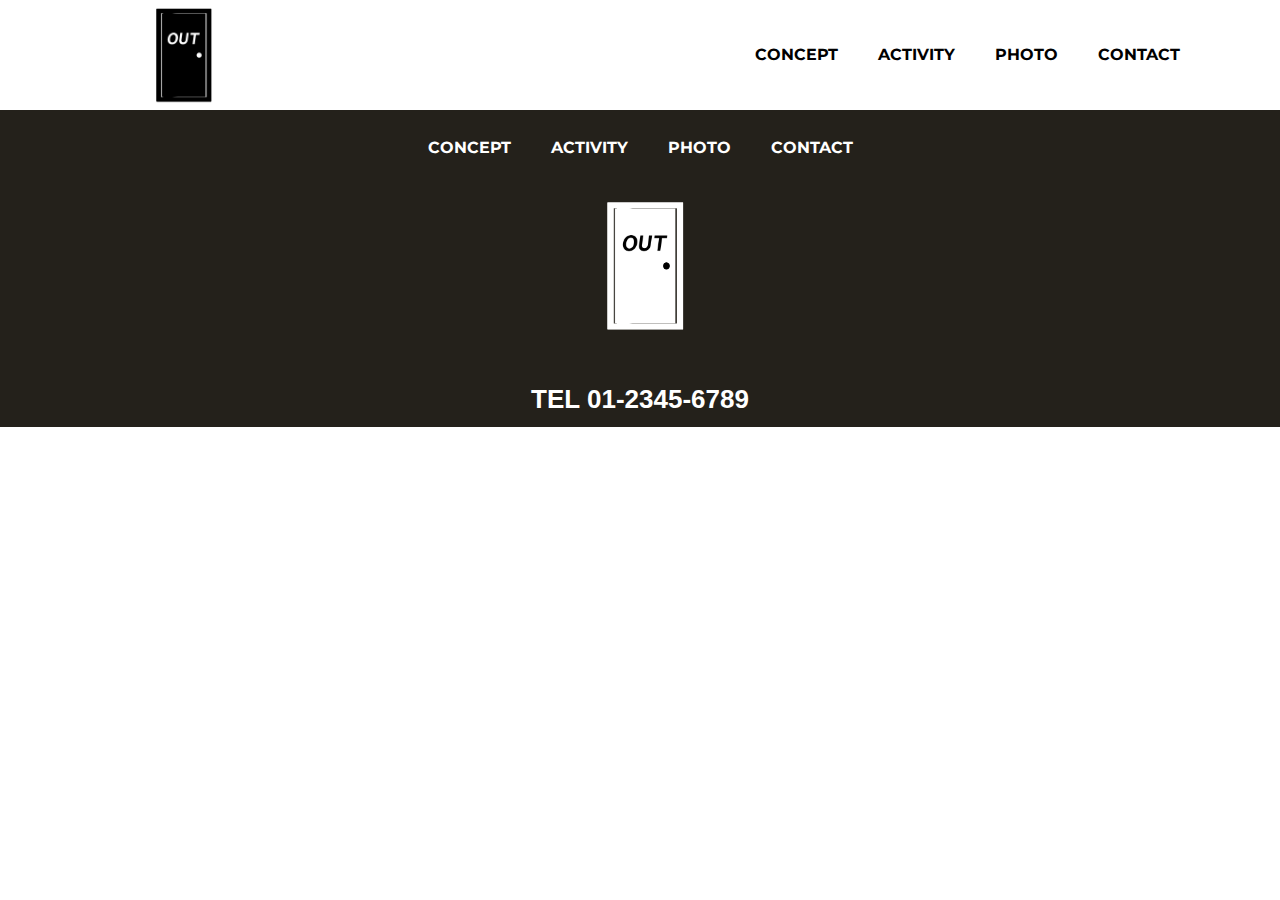
<file: common.html>
<!DOCTYPE html>
<html lang="ja">
  <head>
    <meta charset="UTF-8" />

    <title>OUTDOOR official website</title>
    <meta name="description" content="ページの概要文を記載します" />
    <meta name="viewport" content="width=device-width" />
    <script src="./js/toggle-menu.js"></script>
    <link rel="stylesheet" href="./css/common.css" />
    <link rel="preconnect" href="https://fonts.googleapis.com" />
    <link rel="preconnect" href="https://fonts.gstatic.com" crossorigin />
    <link
      href="https://fonts.googleapis.com/css2?family=Montserrat:wght@700&display=swap"
      rel="stylesheet"
    />
  </head>

  <body>
    <!-- headerここから -->
    <header class="header">
      <div class="header-inner">
        <div class="rollover">
          <a class="header-logo" href="./index.html">
            <img src="./images/common/logo-header.png" alt=" OUTDOOR" />
            <img src="./images/common/logo-header0.png" alt="OUTDOOR" />
          </a>
        </div>
        <button class="toggle-menu-button"></button>
        <div class="header-site-menu">
          <nav class="site-menu">
            <ul>
              <li><a href="./concept.html">CONCEPT</a></li>
              <li><a href="./activity.html"> ACTIVITY</a></li>
              <li><a href="./photo.html"> PHOTO</a></li>
              <li><a href="./contact.html">CONTACT</a></li>
            </ul>
          </nav>
        </div>
      </div>
    </header>
    <!-- headerはここまで -->

    <!-- mainはここから -->
    <main class="main"></main>
    <!-- mainはここまで -->

    <!-- footerはここから -->
    <footer class="footer">
      <nav class="site-menu">
        <ul>
          <li>
            <a href="./concept.html">CONCEPT</a>
          </li>
          <li><a href="./activity.html"> ACTIVITY</a></li>
          <li><a href="./photo.html"> PHOTO</a></li>
          <li><a href="./contact.html">CONTACT</a></li>
        </ul>
      </nav>
      <div class="rollover">
        <a class="footer-logo" href="./index.html">
          <img src="./images/common/logo-footer.png" alt="DOOR" />
          <img src="./images/common/logo-footer0.png" alt="DOOR" />
        </a>
      </div>

      <p class="footer-tel">TEL 01-2345-6789</p>
    </footer>
    <!-- footerはここまで -->
  </body>
</html>
</file>
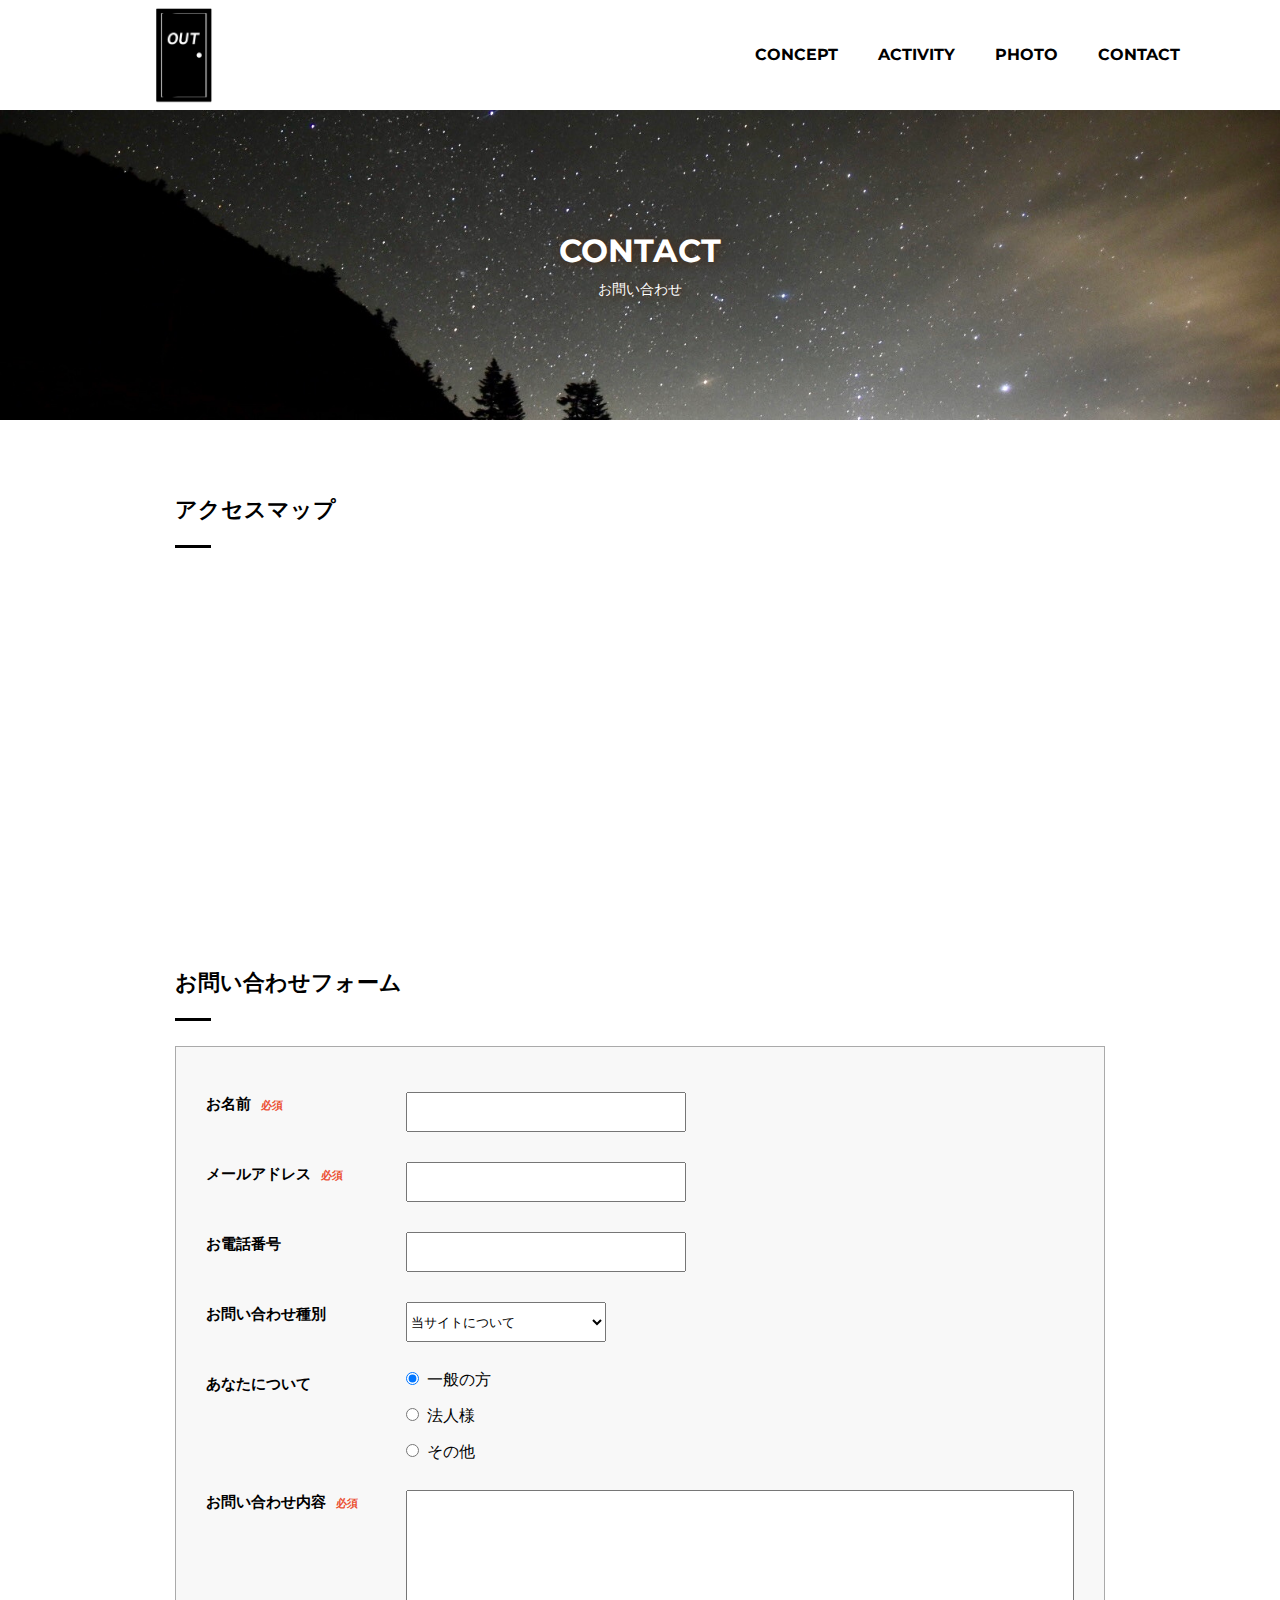
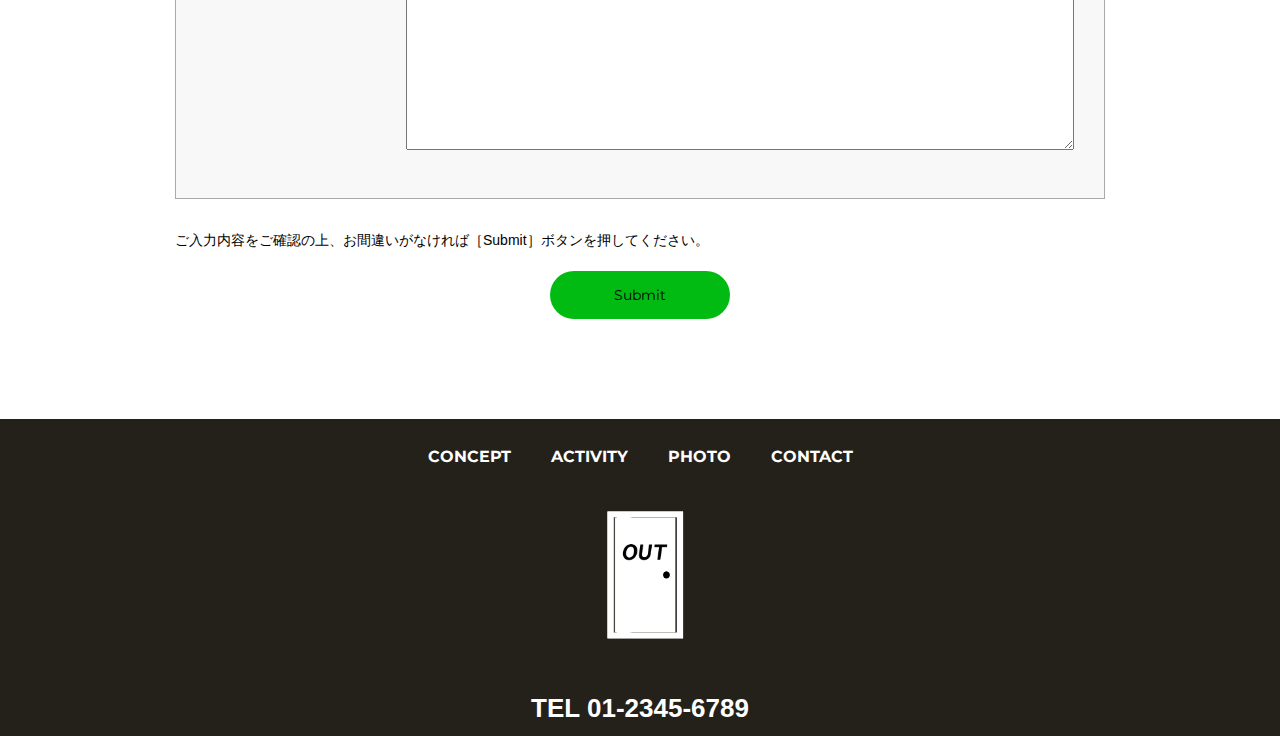
<file: contact.html>
<!DOCTYPE html>
<html lang="ja">
  <head>
    <meta charset="UTF-8" />

    <title>CONTACT</title>
    <meta name="description" content="OUTDOOR情報のウェブサイトです。" />
    <meta name="viewport" content="width=device-width" />
    <script src="./js/toggle-menu.js"></script>
    <link rel="stylesheet" href="./css/common.css" />
    <link rel="stylesheet" href="./css/contact.css" />
    <link rel="preconnect" href="https://fonts.googleapis.com" />
    <link rel="preconnect" href="https://fonts.gstatic.com" crossorigin />
    <link
      href="https://fonts.googleapis.com/css2?family=Montserrat:wght@700&display=swap"
      rel="stylesheet"
    />
  </head>

  <body>
    <!-- headerここから -->
    <header class="header">
      <div class="header-inner">
        <div class="rollover">
          <a class="header-logo" href="./index.html">
            <img src="./images/common/logo-header.png" alt=" OUTDOOR" />
            <img src="./images/common/logo-header0.png" alt="OUTDOOR" />
          </a>
        </div>
        <button class="toggle-menu-button"></button>
        <div class="header-site-menu">
          <nav class="site-menu">
            <ul>
              <li><a href="./concept.html">CONCEPT</a></li>
              <li><a href="./activity.html"> ACTIVITY</a></li>
              <li><a href="./photo.html"> PHOTO</a></li>
              <li><a href="./contact.html">CONTACT</a></li>
            </ul>
          </nav>
        </div>
      </div>
    </header>
    <!-- headerはここまで -->

    <!-- mainはここから -->
    <main class="main">
      <div class="title">
        <h1>CONTACT</h1>
        <p>お問い合わせ</p>
      </div>
      <div class="map">
        <h2>アクセスマップ</h2>
        <iframe
          src="https://www.google.com/maps/embed?pb=!1m18!1m12!1m3!1d12539.761186387757!2d140.8058506250382!3d38.21128278107942!2m3!1f0!2f0!3f0!3m2!1i1024!2i768!4f13.1!3m3!1m2!1s0x5f8a25f12b2839a9%3A0x6005e213302e2fbe!2z44GC44GK44Ge44KJ5YWs5ZyS!5e0!3m2!1sja!2sjp!4v1662891491227!5m2!1sja!2sjp"
          style="border: 0"
          allowfullscreen=""
          loading="lazy"
          referrerpolicy="no-referrer-when-downgrade"
        ></iframe>
      </div>
      <div class="contact">
        <h2>お問い合わせフォーム</h2>
        <form action="#">
          <dl class="form-area">
            <dt><span class="required">お名前</span></dt>
            <dd>
              <input name="name" type="text" class="input-text" required />
            </dd>
            <dt><span class="required">メールアドレス</span></dt>
            <dd>
              <input name="email" type="email" class="input-text" required />
            </dd>
            <dt>お電話番号</dt>
            <dd><input name="tel" type="tel" class="input-text" required /></dd>
            <dt>お問い合わせ種別</dt>
            <dd>
              <select class="select-box" name="genre">
                <option value="当サイトについて" selected>
                  当サイトについて
                </option>
                <option value="イベントについて">イベントについて</option>
                <option value="写真投稿">写真投稿</option>
              </select>
            </dd>
            <dt>あなたについて</dt>
            <dd>
              <label class="radio-button"
                ><input
                  type="radio"
                  name="user-type"
                  value="一般のお客様"
                  checked
                />一般の方</label
              >
              <label class="radio-button"
                ><input
                  type="radio"
                  name="user-type"
                  value="お取引先様"
                />法人様</label
              >
              <label class="radio-button"
                ><input
                  type="radio"
                  name="user-type"
                  value="その他"
                />その他</label
              >
            </dd>
            <dt><span class="required">お問い合わせ内容</span></dt>
            <dd>
              <textarea class="message" name="message" required></textarea>
            </dd>
          </dl>
          <p class="confilm-text">
            ご入力内容をご確認の上、お間違いがなければ［Submit］ボタンを押してください。
          </p>
          <div class="link-submit">
            <button class="submit-button" type="submit">Submit</button>
          </div>
        </form>
      </div>
    </main>
    <!-- mainはここまで -->

    <!-- footerはここから -->
    <footer class="footer">
      <nav class="site-menu">
        <ul>
          <li><a href="./concept.html">CONCEPT</a></li>
          <li><a href="./activity.html"> ACTIVITY</a></li>
          <li><a href="./photo.html"> PHOTO</a></li>
          <li><a href="./contact.html">CONTACT</a></li>
        </ul>
      </nav>
      <div class="rollover">
        <a class="footer-logo" href="./index.html">
          <img src="./images/common/logo-footer.png" alt="DOOR" />
          <img src="./images/common/logo-footer0.png" alt="DOOR" />
        </a>
      </div>
      <p class="footer-tel">TEL 01-2345-6789</p>
    </footer>
    <!-- footerはここまで -->
  </body>
</html>
</file>
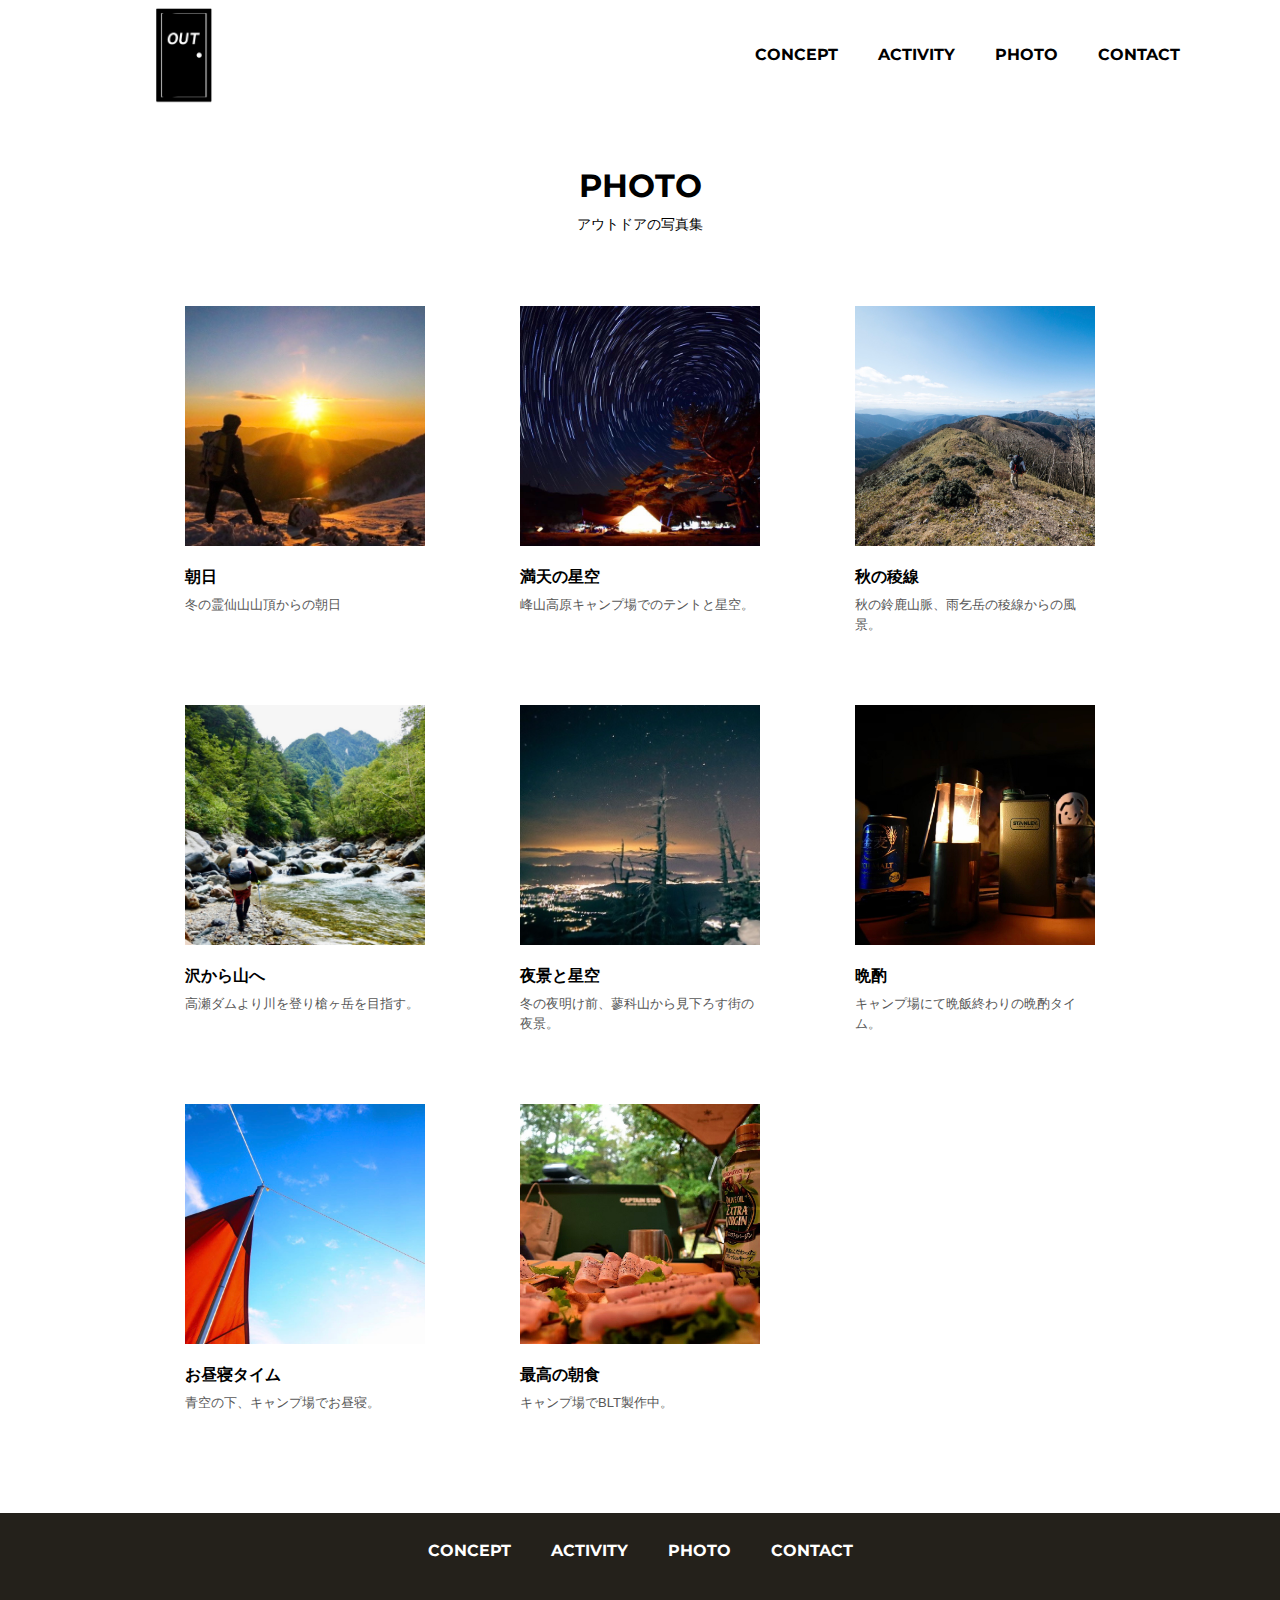
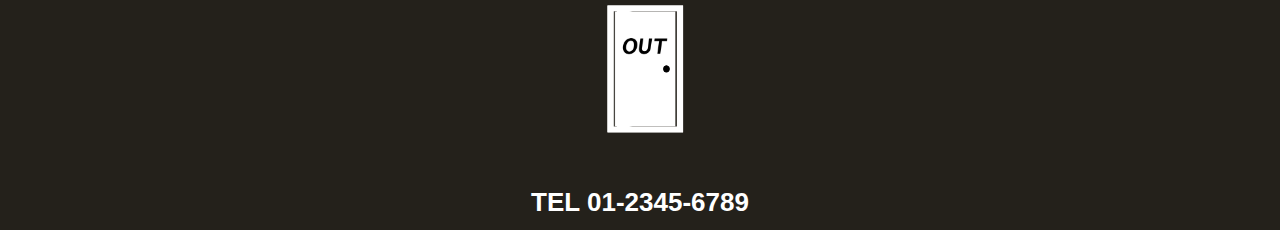
<file: photo.html>
<!DOCTYPE html>
<html lang="ja">
  <head>
    <meta charset="UTF-8" />

    <title>PHOTO</title>
    <meta name="description" content="OUTDOOR情報のウェブサイトです。" />
    <meta name="viewport" content="width=device-width" />
    <script src="./js/toggle-menu.js"></script>
    <link rel="stylesheet" href="./css/common.css" />
    <link rel="stylesheet" href="./css/photo.css" />
    <link rel="preconnect" href="https://fonts.googleapis.com" />
    <link rel="preconnect" href="https://fonts.gstatic.com" crossorigin />
    <link
      href="https://fonts.googleapis.com/css2?family=Montserrat:wght@700&display=swap"
      rel="stylesheet"
    />
  </head>

  <body>
    <!-- headerここから -->
    <header class="header">
      <div class="header-inner">
        <div class="rollover">
          <a class="header-logo" href="./index.html">
            <img src="./images/common/logo-header.png" alt=" OUTDOOR" />
            <img src="./images/common/logo-header0.png" alt="OUTDOOR" />
          </a>
        </div>
        <button class="toggle-menu-button"></button>
        <div class="header-site-menu">
          <nav class="site-menu">
            <ul>
              <li><a href="./concept.html">CONCEPT</a></li>
              <li><a href="./activity.html"> ACTIVITY</a></li>
              <li><a href="./photo.html"> PHOTO</a></li>
              <li><a href="./contact.html">CONTACT</a></li>
            </ul>
          </nav>
        </div>
      </div>
    </header>
    <!-- headerはここまで -->

    <!-- mainはここから -->
    <main class="main">
      <div class="title">
        <h1>PHOTO</h1>
        <p>アウトドアの写真集</p>
      </div>
      <div class="photo-contents">
        <div class="photo-item">
          <div class="item-group">
            <ul class="item-list">
              <li>
                <img src="./images/photo/img-item01.jpg" alt="朝日の商品画像" />
                <dl>
                  <dt>朝日</dt>
                  <dd>冬の霊仙山山頂からの朝日</dd>
                </dl>
              </li>

              <li>
                <img
                  src="./images/photo/img-item02.jpg"
                  alt="満天の星空の画像"
                />
                <dl>
                  <dt>満天の星空</dt>
                  <dd>峰山高原キャンプ場でのテントと星空。</dd>
                </dl>
              </li>

              <li>
                <img src="./images/photo/img-item03.jpg" alt="秋の稜線の画像" />
                <dl>
                  <dt>秋の稜線</dt>
                  <dd>秋の鈴鹿山脈、雨乞岳の稜線からの風景。</dd>
                </dl>
              </li>

              <li>
                <img
                  src="./images/photo/img-item04-large.jpg"
                  alt="ガーデン捕虫器の商品画像"
                />
                <dl>
                  <dt>沢から山へ</dt>
                  <dd>高瀬ダムより川を登り槍ヶ岳を目指す。</dd>
                </dl>
              </li>

              <li>
                <img
                  src="./images/photo/img-item05.jpg"
                  alt="夜景と星空の画像"
                />
                <dl>
                  <dt>夜景と星空</dt>
                  <dd>冬の夜明け前、蓼科山から見下ろす街の夜景。</dd>
                </dl>
              </li>

              <li>
                <img src="./images/photo/img-item06.jpg" alt="晩酌の商品画像" />
                <dl>
                  <dt>晩酌</dt>
                  <dd>キャンプ場にて晩飯終わりの晩酌タイム。</dd>
                </dl>
              </li>

              <li>
                <img
                  src="./images/photo/img-item07.jpg"
                  alt="お昼寝タイムの画像"
                />
                <dl>
                  <dt>お昼寝タイム</dt>
                  <dd>青空の下、キャンプ場でお昼寝。</dd>
                </dl>
              </li>

              <li>
                <img
                  src="./images/photo/img-item08.jpg"
                  alt="クロスの商品画像"
                />
                <dl>
                  <dt>最高の朝食</dt>
                  <dd>キャンプ場でBLT製作中。</dd>
                </dl>
              </li>
            </ul>
          </div>
        </div>
      </div>
    </main>
    <!-- mainはここまで -->

    <!-- footerはここから -->
    <footer class="footer">
      <nav class="site-menu">
        <ul>
          <li><a href="./concept.html">CONCEPT</a></li>
          <li><a href="./activity.html"> ACTIVITY</a></li>
          <li><a href="./photo.html"> PHOTO</a></li>
          <li><a href="./contact.html">CONTACT</a></li>
        </ul>
      </nav>
      <div class="rollover">
        <a class="footer-logo" href="./index.html">
          <img src="./images/common/logo-footer.png" alt="DOOR" />
          <img src="./images/common/logo-footer0.png" alt="DOOR" />
        </a>
      </div>
      <p class="footer-tel">TEL 01-2345-6789</p>
    </footer>
    <!-- footerはここまで -->
  </body>
</html>
</file>
<file: css/common.css>
@charset "utf-8";

*,
::before,
::after {
  padding: 0;
  margin: 0;
  box-sizing: border-box;
}

ul,
ol {
  list-style: none;
}

a {
  color: inherit;
  text-decoration: none;
}

body {
  font-family: sans-serif;
  font-size: 16px;
  color: #000000;
  line-height: 1;
  background-color: #ffffff;
}

img {
  max-width: 100%;
}
/* headerはここから */

.header {
  position: fixed;

  width: 100%;
  z-index: 3;
  background-color: #ffffff;
}
.header-logo img {
  max-width: 85%;
}

.header-inner {
  max-width: 1200px;
  height: 110px;
  margin-left: auto;
  margin-right: auto;

  padding-left: 40px;
  padding-right: 40px;
  display: flex;
  justify-content: space-between;
  align-items: center;
}

.toggle-menu-button {
  display: none;
}

.rollover {
  position: relative;
}

.rollover img {
  position: absolute;
  top: 50%;
  left: 50%;
  -webkit-transform: translate(-50%, -50%);
  transform: translate(-50%, -50%);
  width: 100%;
  display: block;
  transition: 0.7s;
}
.rollover:hover img:nth-of-type(2) {
  opacity: 0;
}

.header-logo {
  display: block;
  width: 200px;
}

.site-menu ul {
  display: flex;
  padding-left: 0;
  margin-bottom: 0;
}

.site-menu ul li {
  margin-left: 20px;
  margin-right: 20px;
}

.site-menu ul li a {
  font-family: "Montserrat", sans-serif;
  font-weight: bold;
}

.site-menu ul li a:hover {
  color: #01bb13;
}

/* headerはここまで */

.main {
  padding-top: 110px;
}
/* footerはここから */
.footer {
  color: #ffffff;
  background-color: #24211b;
  padding-top: 30px;
  padding-bottom: 15px;
  display: flex;
  flex-direction: column;
  align-items: center;
}

.footer-logo {
  display: block;
  width: 235px;
  margin-top: 220px;
}

.footer-tel {
  font-size: 26px;
  font-weight: bold;
  margin-top: 10px;
}

/* footerはここまで */
@media (max-width: 800px) {
  .site-menu ul {
    display: block;
    text-align: center;
  }

  .site-menu li {
    margin-top: 20px;
  }

  .header {
    position: fixed;
    top: 0;
    left: 0;
    right: 0;
    background-color: #ffffff;
    height: 50px;
    z-index: 10;
    box-shadow: 0 3px 6px rgba(0, 0, 0, 0.1);
  }

  .header-inner {
    padding-left: 20px;
    padding-right: 20px;
    height: 100%;
    position: relative;
  }

  .header-logo {
    width: 100px;
  }

  .header-site-menu {
    position: absolute;
    top: 100%;
    left: 0;
    right: 0;
    color: #ffffff;
    background-color: #24211b;
    padding-top: 30px;
    padding-bottom: 50px;
    display: none;
  }

  .header-site-menu.is-show {
    display: block;
  }

  .toggle-menu-button {
    display: block;
    width: 44px;
    height: 34px;
    background-image: url(/images/common/icon-menu.png);
    background-size: 50%;
    background-position: center;
    background-repeat: no-repeat;
    background-color: transparent;
    border: none;
    border-radius: 0;
    outline: none;
  }

  .main {
    padding-top: 50px;
  }

  .footer-tel {
    font-size: 20px;
  }
}
</file>
<file: css/contact.css>
@charset "utf-8";
.title {
  height: 310px;
  background-image: url(/images/contact/bg-main.jpg);
  background-repeat: no-repeat;
  background-position: center center;
  background-size: cover;
  display: flex;
  flex-direction: column;
  justify-content: center;
  align-items: center;
  color: #ffffff;
  text-shadow: 1px 1px 10px #4b2c14;
}

.title h1 {
  font-family: "Montserrat", sans-serif;
  font-size: 32px;
  font-weight: bold;
}

.title p {
  font-size: 14px;
  margin-top: 15px;
}

.main h2 {
  font-size: 22px;
  font-weight: bold;
  line-height: 30px;
}

.main h2::after {
  content: "";
  display: block;
  width: 36px;
  height: 3px;
  background-color: #000000;
  margin-top: 20px;
}

.map {
  width: 930px;
  max-width: 90%;
  margin-top: 75px;
  margin-left: auto;
  margin-right: auto;
}

.map iframe {
  display: block;
  width: 100%;
  height: 320px;
  margin-top: 25px;
}

.contact {
  width: 930px;
  max-width: 90%;
  margin-top: 75px;
  margin-left: auto;
  margin-right: auto;
}

.form-area {
  background-color: #f8f8f8;
  border: 1px solid #aaaaaa;
  margin-top: 25px;
  padding: 30px;
  display: flex;
  flex-wrap: wrap;
}

.form-area dt {
  width: 200px;
  padding: 15px 0;
  font-size: 15px;
  font-weight: bold;
  line-height: 24px;
}

.form-area dt .required::after {
  content: "必須";
  font-size: 11px;
  color: #eb4f32;
  margin-left: 10px;
}

.form-area dd {
  width: calc(100% - 200px);
  padding: 15px 0;
}

.input-text {
  width: 100%;
  max-width: 280px;
  height: 40px;
  padding-left: 10px;
  padding-right: 10px;
}

.select-box {
  width: 200px;
  height: 40px;
}

.radio-button {
  display: block;
  margin-top: 20px;
}

.radio-button:first-child {
  margin-top: 0;
}
.radio-button input {
  margin-right: 8px;
}

.message {
  width: 100%;
  height: 260px;
  padding: 10px;
  line-height: 1.5;
}

.confilm-text {
  font-size: 14px;
  line-height: 22px;
  margin-top: 30px;
}

.link-submit {
  text-align: center;
}

.submit-button {
  background-color: #01bb13;
  display: inline-block;
  min-width: 180px;
  line-height: 48px;
  border-radius: 24px;
  font-family: "Montserrat", sans-serif;
  font-size: 14px;
  text-align: center;
  margin-top: 20px;
  cursor: pointer;
  border: none;
}

.submit-button:hover {
  background-color: #019010;
}

.footer {
  margin-top: 100px;
}

@media (max-width: 800px) {
  .map,
  .contact {
    width: 500px;
    margin-top: 45px;
  }

  .form-area dt,
  .form-area dd {
    width: 100%;
  }

  .form-area dt {
    padding-bottom: 0;
  }

  .submit-button {
    width: 100%;
  }
}
</file>
<file: css/photo.css>
@charset "utf-8";
.title {
  display: flex;
  flex-direction: column;
  align-items: center;
  margin-top: 60px;
}
.title h1 {
  font-family: "Montserrat", sans-serif;
  font-size: 32px;
  font-weight: bold;
}

.title p {
  font-size: 14px;
  margin-top: 15px;
}

.photo-item {
  flex-grow: 1;
}

.item-list {
  max-width: 90%;
  margin-top: 75px;
  margin-bottom: 75px;
  margin-left: auto;
  margin-right: auto;
  display: grid;
  grid-template-columns: repeat(auto-fit, 240px);
  column-gap: 95px;
  row-gap: 70px;
  justify-content: center;
}

.item-list a {
  display: block;
  transition-duration: 0.2s;
}

.item-list a:hover {
  transform: scale(1.05);
}

.item-list dl {
  margin-top: 20px;
}

.item-list dt {
  font-weight: bold;
}

.item-list dd {
  font-size: 13px;
  line-height: 20px;
  margin-top: 10px;
  color: rgb(87, 87, 87);
}

.footer {
  margin-top: 100px;
}

@media (max-width: 800px) {
  .shop-contents {
    display: block;
    max-width: 100%;
    margin-top: 60px;
  }

  .shop-item {
    max-width: 540px;
    margin-left: auto;
    margin-right: auto;
    padding-left: 20px;
    padding-right: 20px;
  }

  .item-list {
    grid-template-columns: repeat(2, 1fr);
    column-gap: 35px;
  }

  .shop-menu {
    background-color: #f8f8f8;
    padding-top: 50px;
    padding-bottom: 50px;
    margin-top: 60px;
    margin-right: 0;
  }

  .shop-menu-inner {
    max-width: 540px;
    margin-left: auto;
    margin-right: auto;
    padding-left: 20px;
    padding-right: 20px;
  }

  .item-area {
    display: block;
  }

  .item-area img {
    width: 100%;
    max-width: 100%;
  }

  .about-item {
    margin-top: 20px;
    margin-left: 0;
  }

  .about-item a {
    width: 100%;
  }

  .footer {
    margin-top: 0;
  }
}
</file>
